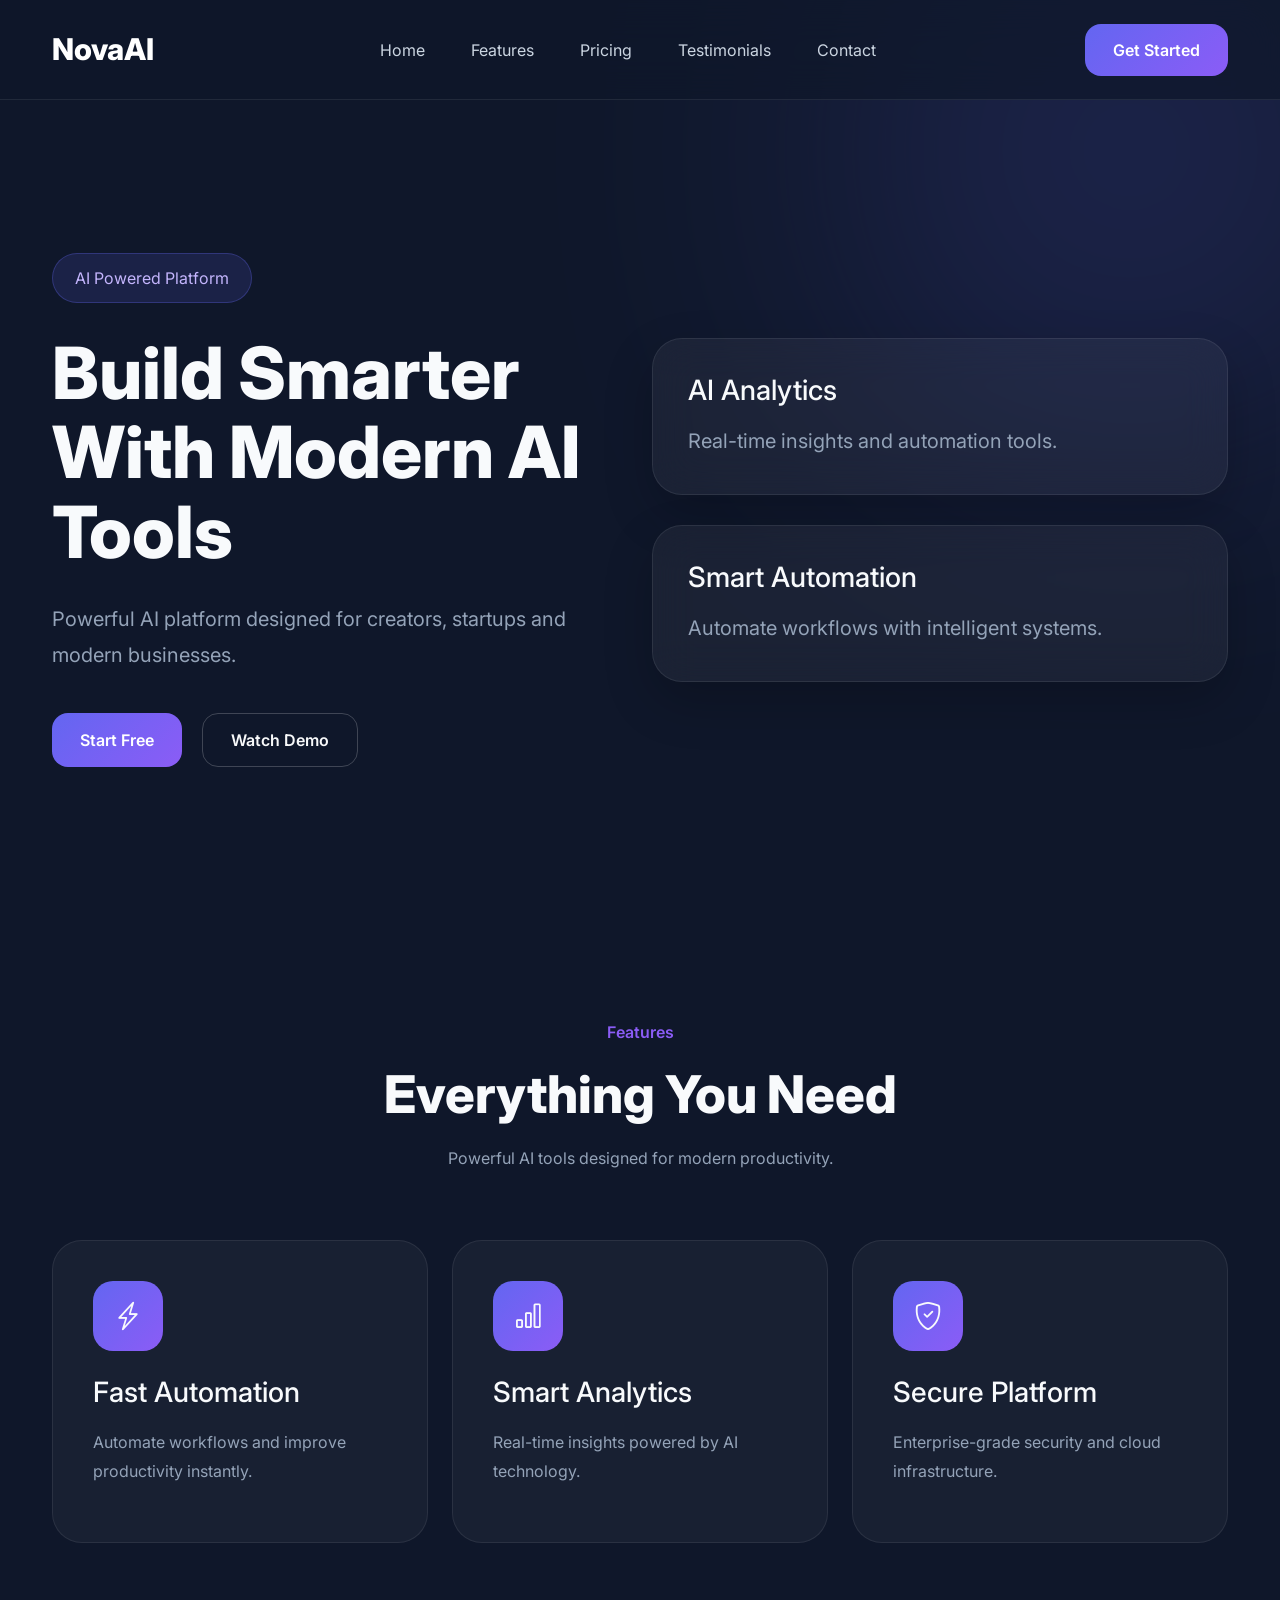
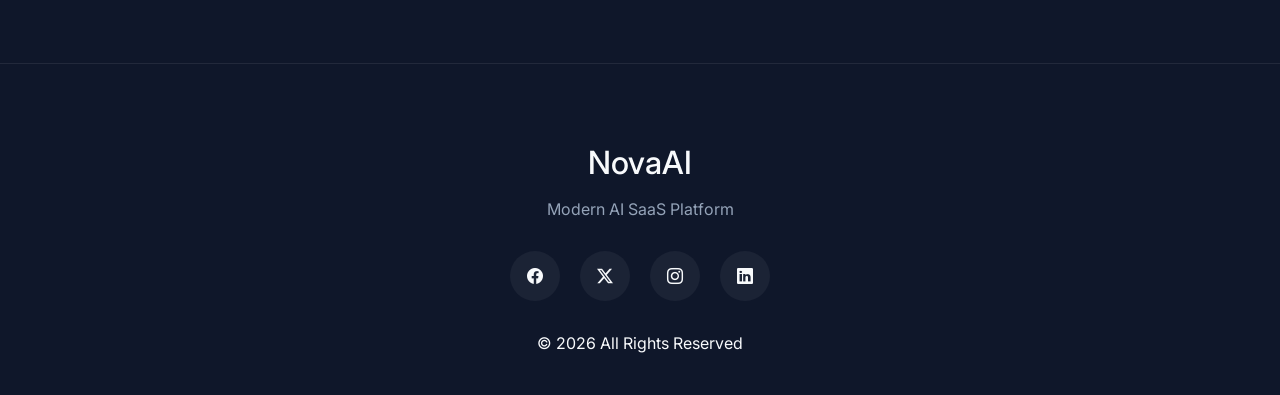
<file: Saas Landing Page/index.html>
<!DOCTYPE html>
<html lang="en">

<head>

<meta charset="UTF-8">

<meta
    name="viewport"
    content="width=device-width, initial-scale=1.0"
>

<title>Nova AI</title>

<!-- Bootstrap -->

<link
    href="https://cdn.jsdelivr.net/npm/bootstrap@5.3.3/dist/css/bootstrap.min.css"
    rel="stylesheet"
>

<!-- Bootstrap Icons -->

<link
    rel="stylesheet"
    href="https://cdn.jsdelivr.net/npm/bootstrap-icons@1.11.3/font/bootstrap-icons.min.css"
>

<!-- CSS -->

<link
    rel="stylesheet"
    href="css/style.css"
>

</head>

<body>

<!-- NAVBAR -->

<nav class="navbar navbar-expand-lg">

<div class="container">

    <a class="navbar-brand" href="#">
        NovaAI
    </a>

    <button
        class="navbar-toggler"
        data-bs-toggle="collapse"
        data-bs-target="#navMenu"
    >
        <i class="bi bi-list"></i>
    </button>

    <div
        class="collapse navbar-collapse"
        id="navMenu"
    >

        <ul class="navbar-nav mx-auto">

            <li class="nav-item">
                <a class="nav-link" href="index.html">
                    Home
                </a>
            <li class="nav-item">
                <a class="nav-link" href="features.html">
                    Features
                </a>
            </li>

            <li class="nav-item">
                <a class="nav-link" href="pricing.html">
                    Pricing
                </a>
            </li>

            <li class="nav-item">
                <a class="nav-link" href="testimonials.html">
                    Testimonials
                </a>
            </li>

            <li class="nav-item">
                <a class="nav-link" href="contact.html">
                    Contact
                </a>
            </li>

        </ul>

        <button class="btn btn-primary">
            Get Started
        </button>

    </div>

</div>

</nav>

<!-- HERO -->

<section class="hero-section">

<div class="container">

    <div class="row align-items-center">

        <!-- LEFT -->

        <div class="col-lg-6">

            <span class="hero-badge">

                AI Powered Platform

            </span>

            <h1>

                Build Smarter With Modern AI Tools

            </h1>

            <p>

                Powerful AI platform designed for creators, startups and modern businesses.

            </p>

            <div class="hero-buttons">

                <button class="btn btn-primary">
                    Start Free
                </button>

                <button class="btn btn-outline-light">
                    Watch Demo
                </button>

            </div>

        </div>

        <!-- RIGHT -->

        <div class="col-lg-6">

            <div class="hero-card">

                <div class="glass-card">

                    <h5>
                        AI Analytics
                    </h5>

                    <p>
                        Real-time insights and automation tools.
                    </p>

                </div>

                <div class="glass-card">

                    <h5>
                        Smart Automation
                    </h5>

                    <p>
                        Automate workflows with intelligent systems.
                    </p>

                </div>

            </div>

        </div>

    </div>

</div>

</section>



<!-- FEATURES -->

<section class="features-section">

<div class="container">

    <!-- TITLE -->

    <div class="section-title">

        <span>
            Features
        </span>

        <h2>
            Everything You Need
        </h2>

        <p>
            Powerful AI tools designed for modern productivity.
        </p>

    </div>

    <!-- GRID -->

    <div class="row g-4">

        <!-- CARD -->

        <div class="col-lg-4 col-md-6">

            <div class="feature-card">

                <div class="feature-icon">

                    <i class="bi bi-lightning-charge"></i>

                </div>

                <h4>
                    Fast Automation
                </h4>

                <p>
                    Automate workflows and improve productivity instantly.
                </p>

            </div>

        </div>

        <!-- CARD -->

        <div class="col-lg-4 col-md-6">

            <div class="feature-card">

                <div class="feature-icon">

                    <i class="bi bi-bar-chart"></i>

                </div>

                <h4>
                    Smart Analytics
                </h4>

                <p>
                    Real-time insights powered by AI technology.
                </p>

            </div>

        </div>

        <!-- CARD -->

        <div class="col-lg-4 col-md-6">

            <div class="feature-card">

                <div class="feature-icon">

                    <i class="bi bi-shield-check"></i>

                </div>

                <h4>
                    Secure Platform
                </h4>

                <p>
                    Enterprise-grade security and cloud infrastructure.
                </p>

            </div>

        </div>

    </div>

</div>

</section>

<footer class="footer">

    <div class="container">

        <div class="footer-content">

            <h4>
                NovaAI
            </h4>

            <p>
                Modern AI SaaS Platform
            </p>

            <div class="footer-social">

                <i class="bi bi-facebook"></i>
                <i class="bi bi-twitter-x"></i>
                <i class="bi bi-instagram"></i>
                <i class="bi bi-linkedin"></i>

            </div>

            <span>
                © 2026 All Rights Reserved
            </span>

        </div>

    </div>

</footer>

<!-- JS -->

<script src="js/script.js"></script>

<script src="https://cdn.jsdelivr.net/npm/bootstrap@5.3.3/dist/js/bootstrap.bundle.min.js"></script>

</body>
</html>
</file>
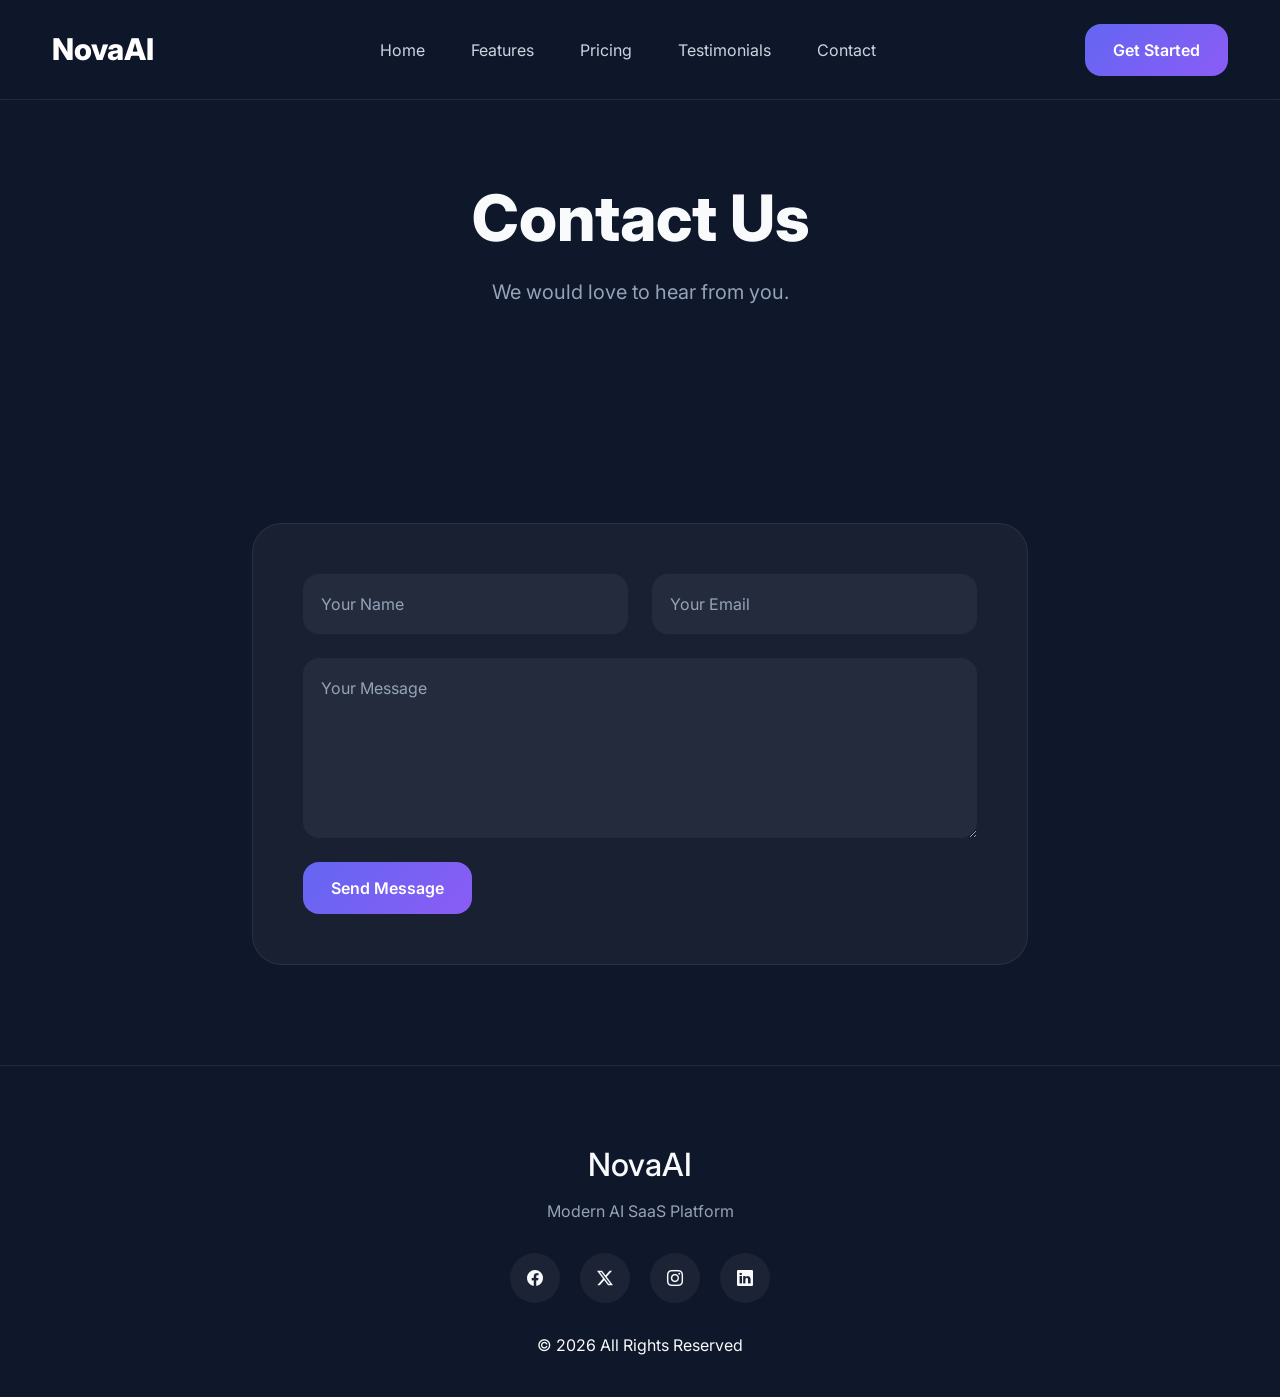
<file: Saas Landing Page/contact.html>
<!DOCTYPE html>
<html lang="en">

<head>

<meta charset="UTF-8">

<meta name="viewport" content="width=device-width, initial-scale=1.0">

<title>Contact - NovaAI</title>

<link
href="https://cdn.jsdelivr.net/npm/bootstrap@5.3.3/dist/css/bootstrap.min.css"
rel="stylesheet"
>


<!-- Bootstrap Icons -->
    <link
        rel="stylesheet"
        href="https://cdn.jsdelivr.net/npm/bootstrap-icons@1.11.3/font/bootstrap-icons.min.css"
    />



<link
rel="stylesheet"
href="css/style.css"
>

</head>

<body>

<nav class="navbar navbar-expand-lg">

<div class="container">

<a class="navbar-brand" href="index.html">
NovaAI
</a>

<button
class="navbar-toggler"
data-bs-toggle="collapse"
data-bs-target="#navMenu"
>

<i class="bi bi-list"></i>

</button>

<div
class="collapse navbar-collapse"
id="navMenu"
>

<ul class="navbar-nav mx-auto">

                <li class="nav-item">
                <a class="nav-link" href="index.html">
                    Home
                </a>

<li class="nav-item">
<a class="nav-link" href="features.html">
Features
</a>
</li>

<li class="nav-item">
<a class="nav-link" href="pricing.html">
Pricing
</a>
</li>

<li class="nav-item">
<a class="nav-link" href="testimonials.html">
Testimonials
</a>
</li>

<li class="nav-item">
<a class="nav-link" href="contact.html">
Contact
</a>
</li>

</ul>

<button class="btn btn-primary">
Get Started
</button>

</div>

</div>

</nav>

<section class="inner-hero">

<div class="container text-center">

<h1>
Contact Us
</h1>

<p>
We would love to hear from you.
</p>

</div>

</section>

<section class="contact-section">

<div class="container">

<div class="row justify-content-center">

<div class="col-lg-8">

<div class="contact-box">

<form>

<div class="row g-4">

<div class="col-md-6">

<input
type="text"
placeholder="Your Name"
class="form-control"
>

</div>

<div class="col-md-6">

<input
type="email"
placeholder="Your Email"
class="form-control"
>

</div>

<div class="col-12">

<textarea
rows="6"
placeholder="Your Message"
class="form-control"
></textarea>

</div>

<div class="col-12">

<button class="btn btn-primary">
Send Message
</button>

</div>

</div>

</form>

</div>

</div>

</div>

</div>

</section>


<footer class="footer">

    <div class="container">

        <div class="footer-content">

            <h4>
                NovaAI
            </h4>

            <p>
                Modern AI SaaS Platform
            </p>

            <div class="footer-social">

                <i class="bi bi-facebook"></i>
                <i class="bi bi-twitter-x"></i>
                <i class="bi bi-instagram"></i>
                <i class="bi bi-linkedin"></i>

            </div>

            <span>
                © 2026 All Rights Reserved
            </span>

        </div>

    </div>

</footer>

<script src="https://cdn.jsdelivr.net/npm/bootstrap@5.3.3/dist/js/bootstrap.bundle.min.js"></script>


</body>
</html>
</file>
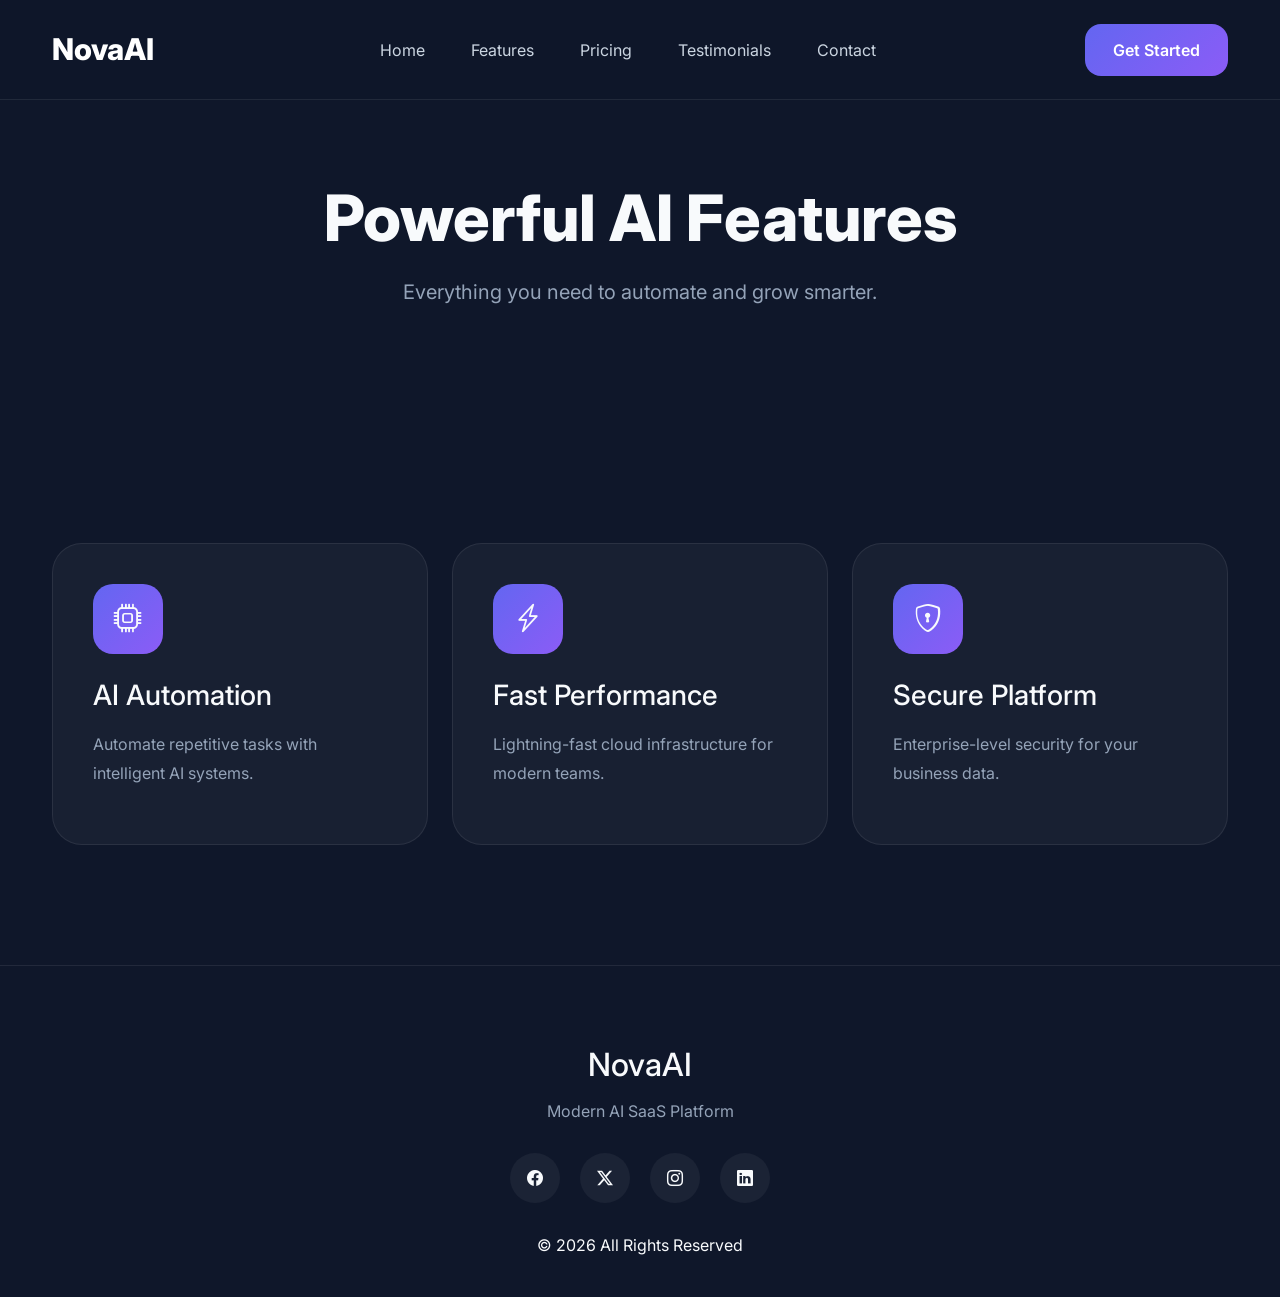
<file: Saas Landing Page/features.html>
<!DOCTYPE html>
<html lang="en">

<head>

<meta charset="UTF-8">

<meta name="viewport" content="width=device-width, initial-scale=1.0">

<title>Features - NovaAI</title>

<link
href="https://cdn.jsdelivr.net/npm/bootstrap@5.3.3/dist/css/bootstrap.min.css"
rel="stylesheet"
>

<link
rel="stylesheet"
href="https://cdn.jsdelivr.net/npm/bootstrap-icons@1.11.3/font/bootstrap-icons.min.css"
>

<link
rel="stylesheet"
href="css/style.css"
>

</head>

<body>

<nav class="navbar navbar-expand-lg">

<div class="container">

<a class="navbar-brand" href="index.html">
NovaAI
</a>

<button
class="navbar-toggler"
data-bs-toggle="collapse"
data-bs-target="#navMenu"
>

<i class="bi bi-list"></i>

</button>

<div
class="collapse navbar-collapse"
id="navMenu"
>

<ul class="navbar-nav mx-auto">


                <li class="nav-item">
                <a class="nav-link" href="index.html">
                    Home
                </a>

<li class="nav-item">
<a class="nav-link" href="features.html">
Features
</a>
</li>

<li class="nav-item">
<a class="nav-link" href="pricing.html">
Pricing
</a>
</li>

<li class="nav-item">
<a class="nav-link" href="testimonials.html">
Testimonials
</a>
</li>

<li class="nav-item">
<a class="nav-link" href="contact.html">
Contact
</a>
</li>

</ul>

<button class="btn btn-primary">
Get Started
</button>

</div>

</div>

</nav>

<section class="inner-hero">

<div class="container text-center">

<h1>
Powerful AI Features
</h1>

<p>
Everything you need to automate and grow smarter.
</p>

</div>

</section>

<section class="features-section">

<div class="container">

<div class="row g-4">

<div class="col-lg-4">

<div class="feature-card">

<div class="feature-icon">
<i class="bi bi-cpu"></i>
</div>

<h4>
AI Automation
</h4>

<p>
Automate repetitive tasks with intelligent AI systems.
</p>

</div>

</div>

<div class="col-lg-4">

<div class="feature-card">

<div class="feature-icon">
<i class="bi bi-lightning-charge"></i>
</div>

<h4>
Fast Performance
</h4>

<p>
Lightning-fast cloud infrastructure for modern teams.
</p>

</div>

</div>

<div class="col-lg-4">

<div class="feature-card">

<div class="feature-icon">
<i class="bi bi-shield-lock"></i>
</div>

<h4>
Secure Platform
</h4>

<p>
Enterprise-level security for your business data.
</p>

</div>

</div>

</div>

</div>

</section>


<footer class="footer">

    <div class="container">

        <div class="footer-content">

            <h4>
                NovaAI
            </h4>

            <p>
                Modern AI SaaS Platform
            </p>

            <div class="footer-social">

                <i class="bi bi-facebook"></i>
                <i class="bi bi-twitter-x"></i>
                <i class="bi bi-instagram"></i>
                <i class="bi bi-linkedin"></i>

            </div>

            <span>
                © 2026 All Rights Reserved
            </span>

        </div>

    </div>

</footer>

<script src="https://cdn.jsdelivr.net/npm/bootstrap@5.3.3/dist/js/bootstrap.bundle.min.js"></script>

<script src="js/script.js"></script>

</body>
</html>
</file>
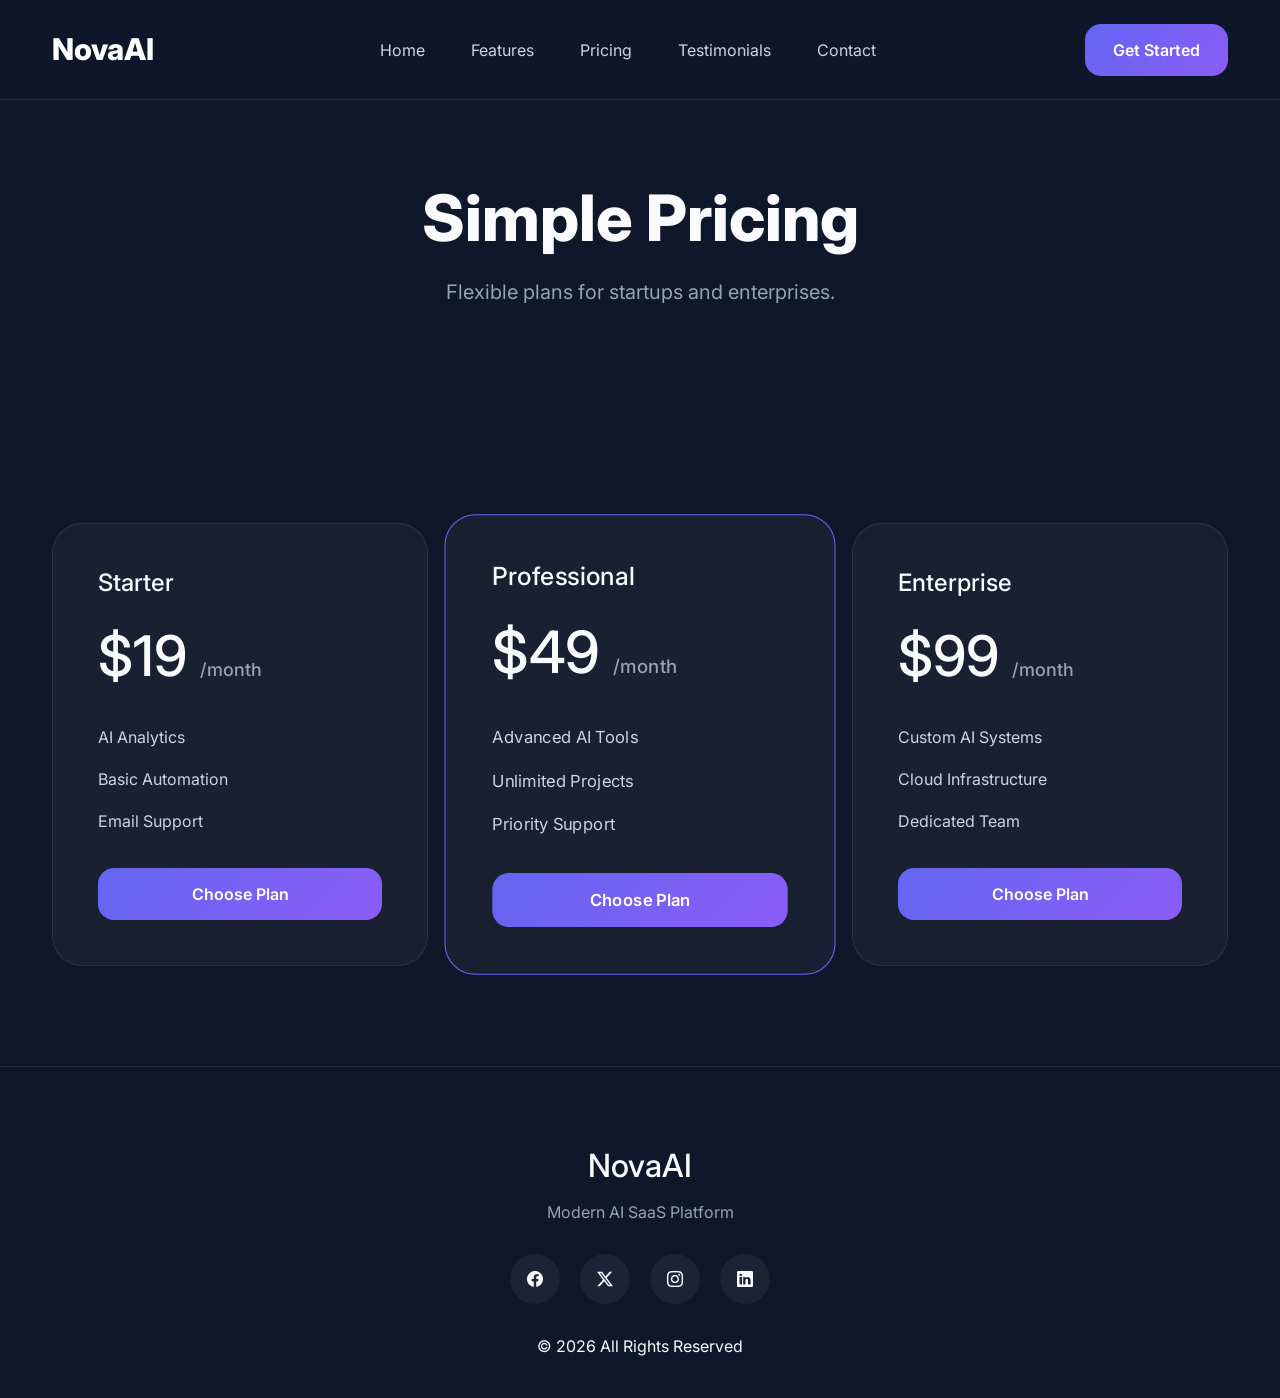
<file: Saas Landing Page/pricing.html>
<!DOCTYPE html>
<html lang="en">

<head>

<meta charset="UTF-8">

<meta name="viewport" content="width=device-width, initial-scale=1.0">

<title>Pricing - NovaAI</title>

<link
href="https://cdn.jsdelivr.net/npm/bootstrap@5.3.3/dist/css/bootstrap.min.css"
rel="stylesheet"
>


<!-- Bootstrap Icons -->
    <link
        rel="stylesheet"
        href="https://cdn.jsdelivr.net/npm/bootstrap-icons@1.11.3/font/bootstrap-icons.min.css"
    />


<link
rel="stylesheet"
href="css/style.css"
>

</head>

<body>

<nav class="navbar navbar-expand-lg">

<div class="container">

<a class="navbar-brand" href="index.html">
NovaAI
</a>

<button
class="navbar-toggler"
data-bs-toggle="collapse"
data-bs-target="#navMenu"
>

<i class="bi bi-list"></i>

</button>

<div
class="collapse navbar-collapse"
id="navMenu"
>

<ul class="navbar-nav mx-auto">


                <li class="nav-item">
                <a class="nav-link" href="index.html">
                    Home
                </a>

<li class="nav-item">
<a class="nav-link" href="features.html">
Features
</a>
</li>

<li class="nav-item">
<a class="nav-link" href="pricing.html">
Pricing
</a>
</li>

<li class="nav-item">
<a class="nav-link" href="testimonials.html">
Testimonials
</a>
</li>

<li class="nav-item">
<a class="nav-link" href="contact.html">
Contact
</a>
</li>

</ul>

<button class="btn btn-primary">
Get Started
</button>

</div>

</div>

</nav>

<section class="inner-hero">

<div class="container text-center">

<h1>
Simple Pricing
</h1>

<p>
Flexible plans for startups and enterprises.
</p>

</div>

</section>

<section class="pricing-section">

<div class="container">

<div class="row g-4">

<!-- CARD -->

<div class="col-lg-4">

<div class="pricing-card">

<h4>
Starter
</h4>

<h2>
$19
<span>/month</span>
</h2>

<ul>

<li>AI Analytics</li>
<li>Basic Automation</li>
<li>Email Support</li>

</ul>

<button class="btn btn-primary w-100">
Choose Plan
</button>

</div>

</div>

<!-- CARD -->

<div class="col-lg-4">

<div class="pricing-card active-plan">

<h4>
Professional
</h4>

<h2>
$49
<span>/month</span>
</h2>

<ul>

<li>Advanced AI Tools</li>
<li>Unlimited Projects</li>
<li>Priority Support</li>

</ul>

<button class="btn btn-primary w-100">
Choose Plan
</button>

</div>

</div>

<!-- CARD -->

<div class="col-lg-4">

<div class="pricing-card">

<h4>
Enterprise
</h4>

<h2>
$99
<span>/month</span>
</h2>

<ul>

<li>Custom AI Systems</li>
<li>Cloud Infrastructure</li>
<li>Dedicated Team</li>

</ul>

<button class="btn btn-primary w-100">
Choose Plan
</button>

</div>

</div>

</div>

</div>

</section>

<footer class="footer">

    <div class="container">

        <div class="footer-content">

            <h4>
                NovaAI
            </h4>

            <p>
                Modern AI SaaS Platform
            </p>

            <div class="footer-social">

                <i class="bi bi-facebook"></i>
                <i class="bi bi-twitter-x"></i>
                <i class="bi bi-instagram"></i>
                <i class="bi bi-linkedin"></i>

            </div>

            <span>
                © 2026 All Rights Reserved
            </span>

        </div>

    </div>

</footer>


<script src="https://cdn.jsdelivr.net/npm/bootstrap@5.3.3/dist/js/bootstrap.bundle.min.js"></script>

</body>
</html>
</file>
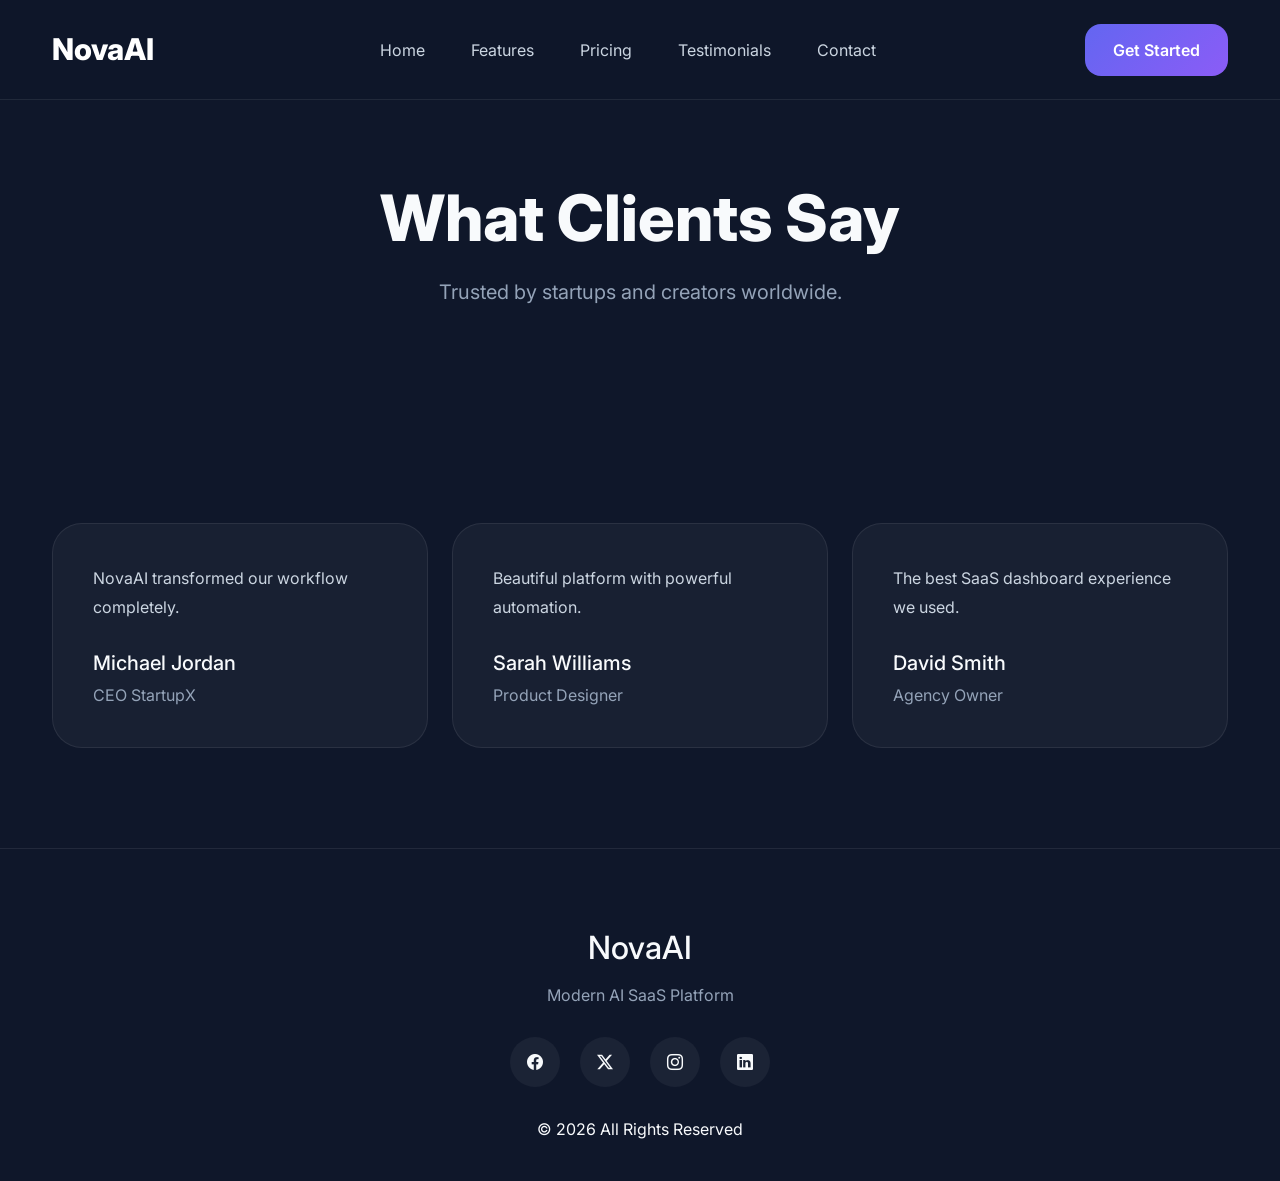
<file: Saas Landing Page/testimonials.html>
<!DOCTYPE html>
<html lang="en">

<head>

<meta charset="UTF-8">

<meta name="viewport" content="width=device-width, initial-scale=1.0">

<title>Testimonials - NovaAI</title>

<link
href="https://cdn.jsdelivr.net/npm/bootstrap@5.3.3/dist/css/bootstrap.min.css"
rel="stylesheet"
>

<!-- Bootstrap Icons -->
    <link
        rel="stylesheet"
        href="https://cdn.jsdelivr.net/npm/bootstrap-icons@1.11.3/font/bootstrap-icons.min.css"
    />


<link
rel="stylesheet"
href="css/style.css"
>

</head>

<body>

<nav class="navbar navbar-expand-lg">

<div class="container">

<a class="navbar-brand" href="index.html">
NovaAI
</a>

<button
class="navbar-toggler"
data-bs-toggle="collapse"
data-bs-target="#navMenu"
>

<i class="bi bi-list"></i>

</button>

<div
class="collapse navbar-collapse"
id="navMenu"
>

<ul class="navbar-nav mx-auto">

                <li class="nav-item">
                <a class="nav-link" href="index.html">
                    Home
                </a>

<li class="nav-item">
<a class="nav-link" href="features.html">
Features
</a>
</li>

<li class="nav-item">
<a class="nav-link" href="pricing.html">
Pricing
</a>
</li>

<li class="nav-item">
<a class="nav-link" href="testimonials.html">
Testimonials
</a>
</li>

<li class="nav-item">
<a class="nav-link" href="contact.html">
Contact
</a>
</li>

</ul>

<button class="btn btn-primary">
Get Started
</button>

</div>

</div>

</nav>
<section class="inner-hero">

<div class="container text-center">

<h1>
What Clients Say
</h1>

<p>
Trusted by startups and creators worldwide.
</p>

</div>

</section>

<section class="testimonial-section">

<div class="container">

<div class="row g-4">

<div class="col-lg-4">

<div class="testimonial-card">

<p>
NovaAI transformed our workflow completely.
</p>

<h5>
Michael Jordan
</h5>

<span>
CEO StartupX
</span>

</div>

</div>

<div class="col-lg-4">

<div class="testimonial-card">

<p>
Beautiful platform with powerful automation.
</p>

<h5>
Sarah Williams
</h5>

<span>
Product Designer
</span>

</div>

</div>

<div class="col-lg-4">

<div class="testimonial-card">

<p>
The best SaaS dashboard experience we used.
</p>

<h5>
David Smith
</h5>

<span>
Agency Owner
</span>

</div>

</div>

</div>

</div>

</section>


<footer class="footer">

    <div class="container">

        <div class="footer-content">

            <h4>
                NovaAI
            </h4>

            <p>
                Modern AI SaaS Platform
            </p>

            <div class="footer-social">

                <i class="bi bi-facebook"></i>
                <i class="bi bi-twitter-x"></i>
                <i class="bi bi-instagram"></i>
                <i class="bi bi-linkedin"></i>

            </div>

            <span>
                © 2026 All Rights Reserved
            </span>

        </div>

    </div>

</footer>







<script src="https://cdn.jsdelivr.net/npm/bootstrap@5.3.3/dist/js/bootstrap.bundle.min.js"></script>

<script src="js/script.js"></script>


</body>
</html>
</file>
<file: Saas Landing Page/css/style.css>
/* FONT */

@import url('https://fonts.googleapis.com/css2?family=Inter:wght@400;500;600;700;800&display=swap');

/* GLOBAL */

*{
    margin:0;
    padding:0;
    box-sizing:border-box;
}

body{
    font-family:'Inter',sans-serif;
    background:#0f172a;
    color:#f8fafc;
    overflow-x:hidden;
}

/* CONTAINER */

.container{
    max-width:1200px;
}

/* NAVBAR */

.navbar{
    padding:22px 0;
    position:fixed;
    width:100%;
    top:0;
    left:0;
    z-index:1000;

    background:rgba(15,23,42,0.7);

    backdrop-filter:blur(20px);

    border-bottom:1px solid rgba(255,255,255,0.08);
}

/* LOGO */

.navbar-brand{
    color:white;
    font-size:30px;
    font-weight:800;
}

/* LINKS */

.nav-link{
    color:#cbd5e1;
    margin:0 15px;
    transition:0.3s;
}

.nav-link:hover{
    color:white;
}

/* TOGGLER */

.navbar-toggler{
    border:none;
    color:white;
}

/* Ensure toggler icon is visible on dark navbar */
.navbar-dark .navbar-toggler .bi-list {
    color: #fff !important;
    font-size: 2rem;
}


/* BUTTON */

.btn{
    border:none;
    border-radius:16px;
    padding:14px 28px;
    font-weight:600;
    transition:0.3s;
}

/* PRIMARY */

.btn-primary{
    background:linear-gradient(
        135deg,
        #6366f1,
        #8b5cf6
    );
}

.btn-primary:hover{
    transform:translateY(-4px);
    box-shadow:0 15px 40px rgba(99,102,241,0.4);
}

/* OUTLINE */

.btn-outline-light{
    border:1px solid rgba(255,255,255,0.2);
}

/* HERO */

.hero-section{
    min-height:100vh;
    display:flex;
    align-items:center;
    padding-top:120px;
    position:relative;
}

/* GLOW EFFECT */

.hero-section::before{
    content:"";

    position:absolute;

    width:500px;
    height:500px;

    background:#6366f1;

    filter:blur(160px);

    opacity:0.25;

    top:-100px;
    right:-100px;

    border-radius:50%;
}

/* BADGE */

.hero-badge{
    background:rgba(99,102,241,0.15);

    border:1px solid rgba(99,102,241,0.3);

    padding:12px 22px;

    border-radius:40px;

    display:inline-block;

    margin-bottom:30px;

    color:#c4b5fd;
}

/* TITLE */

.hero-section h1{
    font-size:72px;
    font-weight:800;
    line-height:1.1;
    margin-bottom:30px;
}

/* TEXT */

.hero-section p{
    color:#94a3b8;
    font-size:20px;
    line-height:1.8;
    margin-bottom:40px;
}

/* BUTTONS */

.hero-buttons{
    display:flex;
    gap:20px;
}

/* HERO CARD */

.hero-card{
    display:flex;
    flex-direction:column;
    gap:30px;
}

/* GLASS */

.glass-card{
    background:rgba(255,255,255,0.05);

    border:1px solid rgba(255,255,255,0.08);

    backdrop-filter:blur(20px);

    border-radius:30px;

    padding:35px;

    transition:0.4s;

    box-shadow:
        0 20px 50px rgba(0,0,0,0.2);
}

.glass-card:hover{
    transform:translateY(-10px);
    border-color:rgba(99,102,241,0.5);
}

/* CARD */

.glass-card h5{
    font-size:28px;
    margin-bottom:15px;
}

.glass-card p{
    color:#94a3b8;
    margin:0;
}

/* RESPONSIVE */

@media(max-width:992px){

    .hero-section{
        text-align:center;
    }

    .hero-section h1{
        font-size:54px;
    }

    .hero-buttons{
        justify-content:center;
        margin-bottom:50px;
    }

}

@media(max-width:768px){

    .hero-section h1{
        font-size:40px;
    }

    .hero-section p{
        font-size:17px;
    }

    .hero-buttons{
        flex-direction:column;
    }

}




























/* FEATURES */

.features-section{
    padding:120px 0;
}

/* TITLE */

.section-title{
    text-align:center;
    margin-bottom:70px;
}

.section-title span{
    color:#8b5cf6;
    font-weight:600;
}

.section-title h2{
    font-size:52px;
    font-weight:800;
    margin:20px 0;
}

.section-title p{
    color:#94a3b8;
    max-width:650px;
    margin:auto;
}

/* FEATURE CARD */

.feature-card{
    background:rgba(255,255,255,0.04);

    border:1px solid rgba(255,255,255,0.08);

    padding:40px;

    border-radius:30px;

    transition:0.4s;

    height:100%;
}

.feature-card:hover{
    transform:translateY(-10px);

    border-color:#6366f1;

    box-shadow:
        0 20px 50px rgba(99,102,241,0.15);
}

/* ICON */

.feature-icon{
    width:70px;
    height:70px;

    display:flex;
    justify-content:center;
    align-items:center;

    border-radius:20px;

    background:
        linear-gradient(
            135deg,
            #6366f1,
            #8b5cf6
        );

    margin-bottom:25px;

    font-size:28px;
}

/* TEXT */

.feature-card h4{
    margin-bottom:18px;
    font-size:28px;
}

.feature-card p{
    color:#94a3b8;
    line-height:1.8;
}
















/* INNER HERO */

.inner-hero{
    padding:180px 0 100px;
    text-align:center;
}

.inner-hero h1{
    font-size:64px;
    font-weight:800;
    margin-bottom:20px;
}

.inner-hero p{
    color:#94a3b8;
    font-size:20px;
}

/* PRICING */

.pricing-section{
    padding:100px 0;
}

.pricing-card{
    background:rgba(255,255,255,0.04);

    border:1px solid rgba(255,255,255,0.08);

    padding:45px;

    border-radius:30px;

    transition:0.4s;

    height:100%;
}

.pricing-card:hover{
    transform:translateY(-10px);
}

.pricing-card h2{
    font-size:56px;
    margin:25px 0;
}

.pricing-card h2 span{
    font-size:18px;
    color:#94a3b8;
}

.pricing-card ul{
    list-style:none;
    padding:0;
    margin:35px 0;
}

.pricing-card ul li{
    margin-bottom:18px;
    color:#cbd5e1;
}

.active-plan{
    border-color:#6366f1;
    transform:scale(1.04);
}

/* TESTIMONIAL */

.testimonial-section{
    padding:100px 0;
}

.testimonial-card{
    background:rgba(255,255,255,0.04);

    border:1px solid rgba(255,255,255,0.08);

    border-radius:30px;

    padding:40px;

    transition:0.4s;
}

.testimonial-card:hover{
    transform:translateY(-10px);
}

.testimonial-card p{
    color:#cbd5e1;
    line-height:1.8;
    margin-bottom:30px;
}

.testimonial-card span{
    color:#94a3b8;
}

/* CONTACT */

.contact-section{
    padding:100px 0;
}

.contact-box{
    background:rgba(255,255,255,0.04);

    border:1px solid rgba(255,255,255,0.08);

    padding:50px;

    border-radius:30px;
}

.form-control{
    background:rgba(255,255,255,0.05);

    border:none;

    color:white;

    padding:18px;

    border-radius:16px;
}

.form-control::placeholder{
    color:#94a3b8;
}

.form-control:focus{
    background:rgba(255,255,255,0.08);
    color:white;
    box-shadow:none;
}

/* MOBILE */

@media(max-width:768px){

    .inner-hero h1{
        font-size:42px;
    }

}











.footer{
    padding:80px 0 40px;
    border-top:1px solid rgba(255,255,255,0.08);
}

.footer-content{
    text-align:center;
}

.footer-content h4{
    font-size:32px;
    margin-bottom:15px;
}

.footer-content p{
    color:#94a3b8;
    margin-bottom:30px;
}

/* SOCIAL */

.footer-social{
    display:flex;
    justify-content:center;
    gap:20px;
    margin-bottom:30px;
}

.footer-social i{
    width:50px;
    height:50px;

    display:flex;
    justify-content:center;
    align-items:center;

    border-radius:50%;

    background:rgba(255,255,255,0.05);

    transition:0.3s;

    cursor:pointer;
}

.footer-social i:hover{
    background:#6366f1;
    transform:translateY(-5px);
}
</file>
